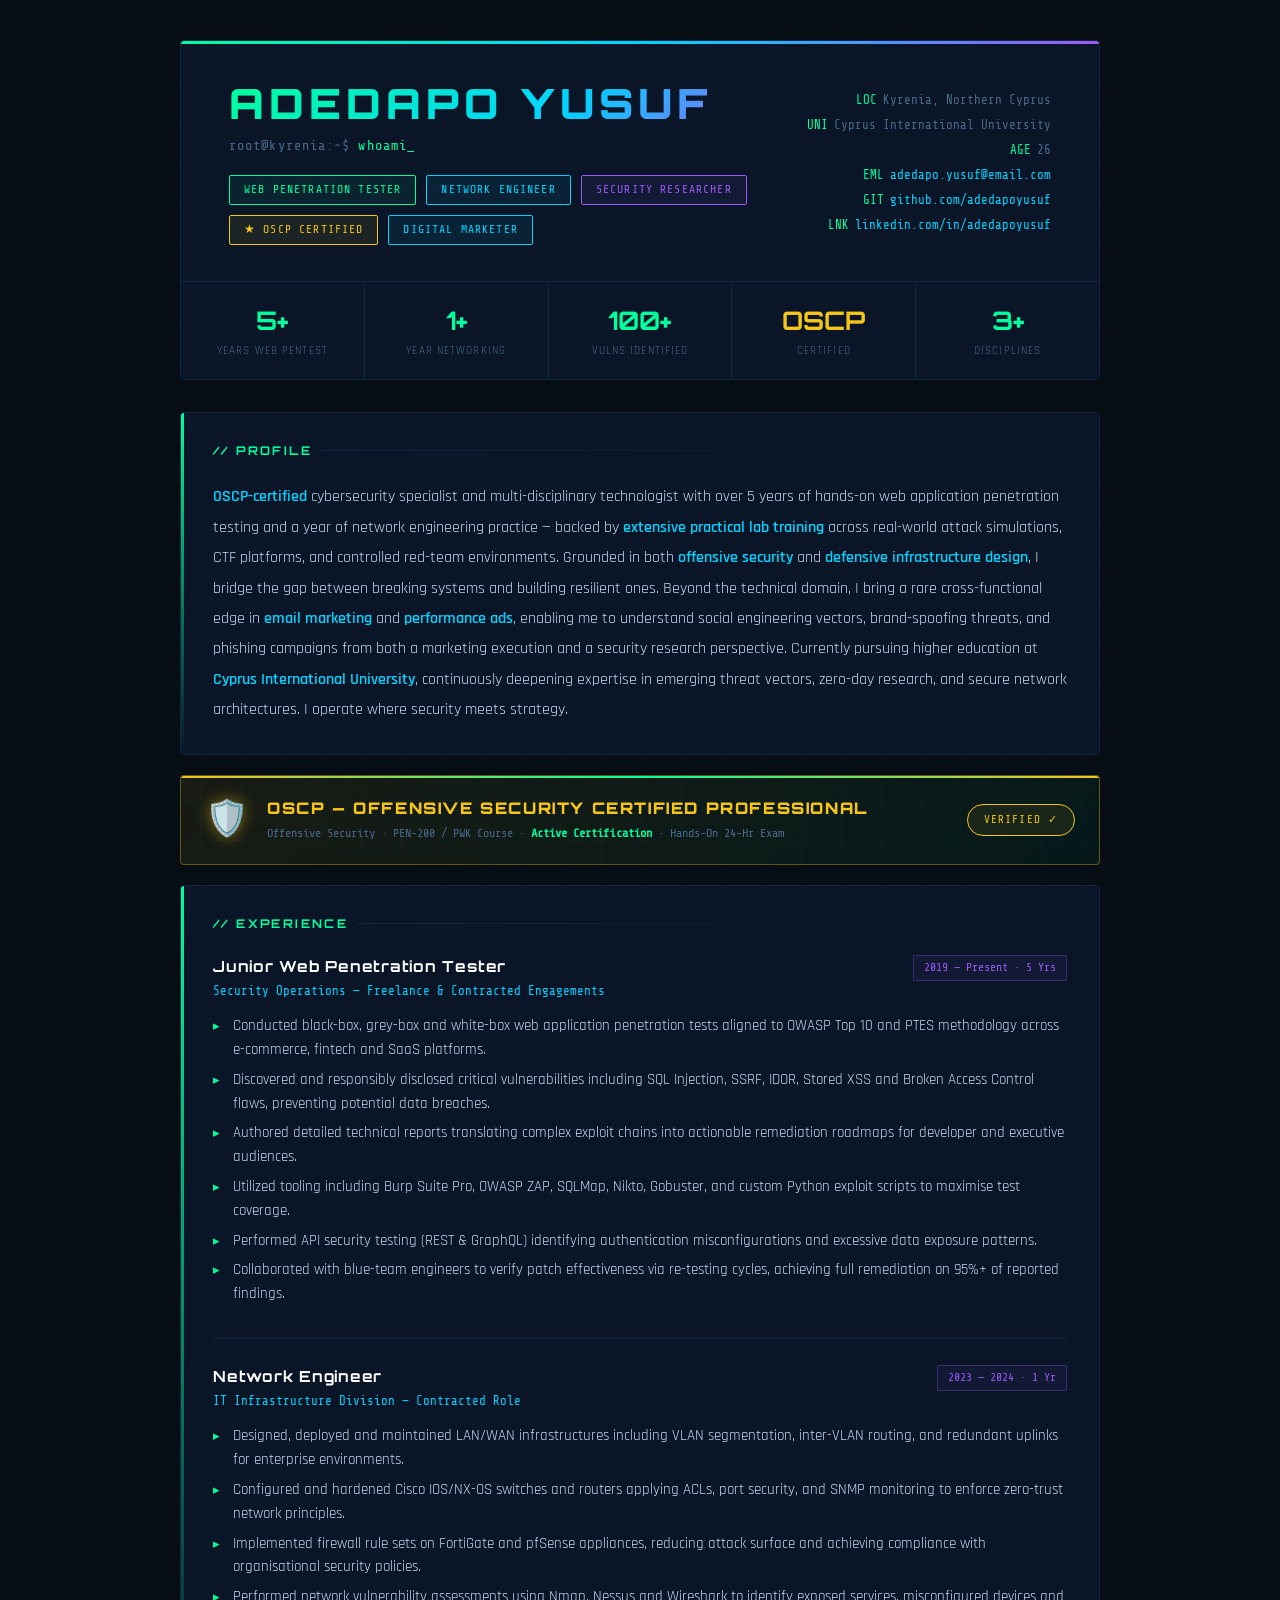
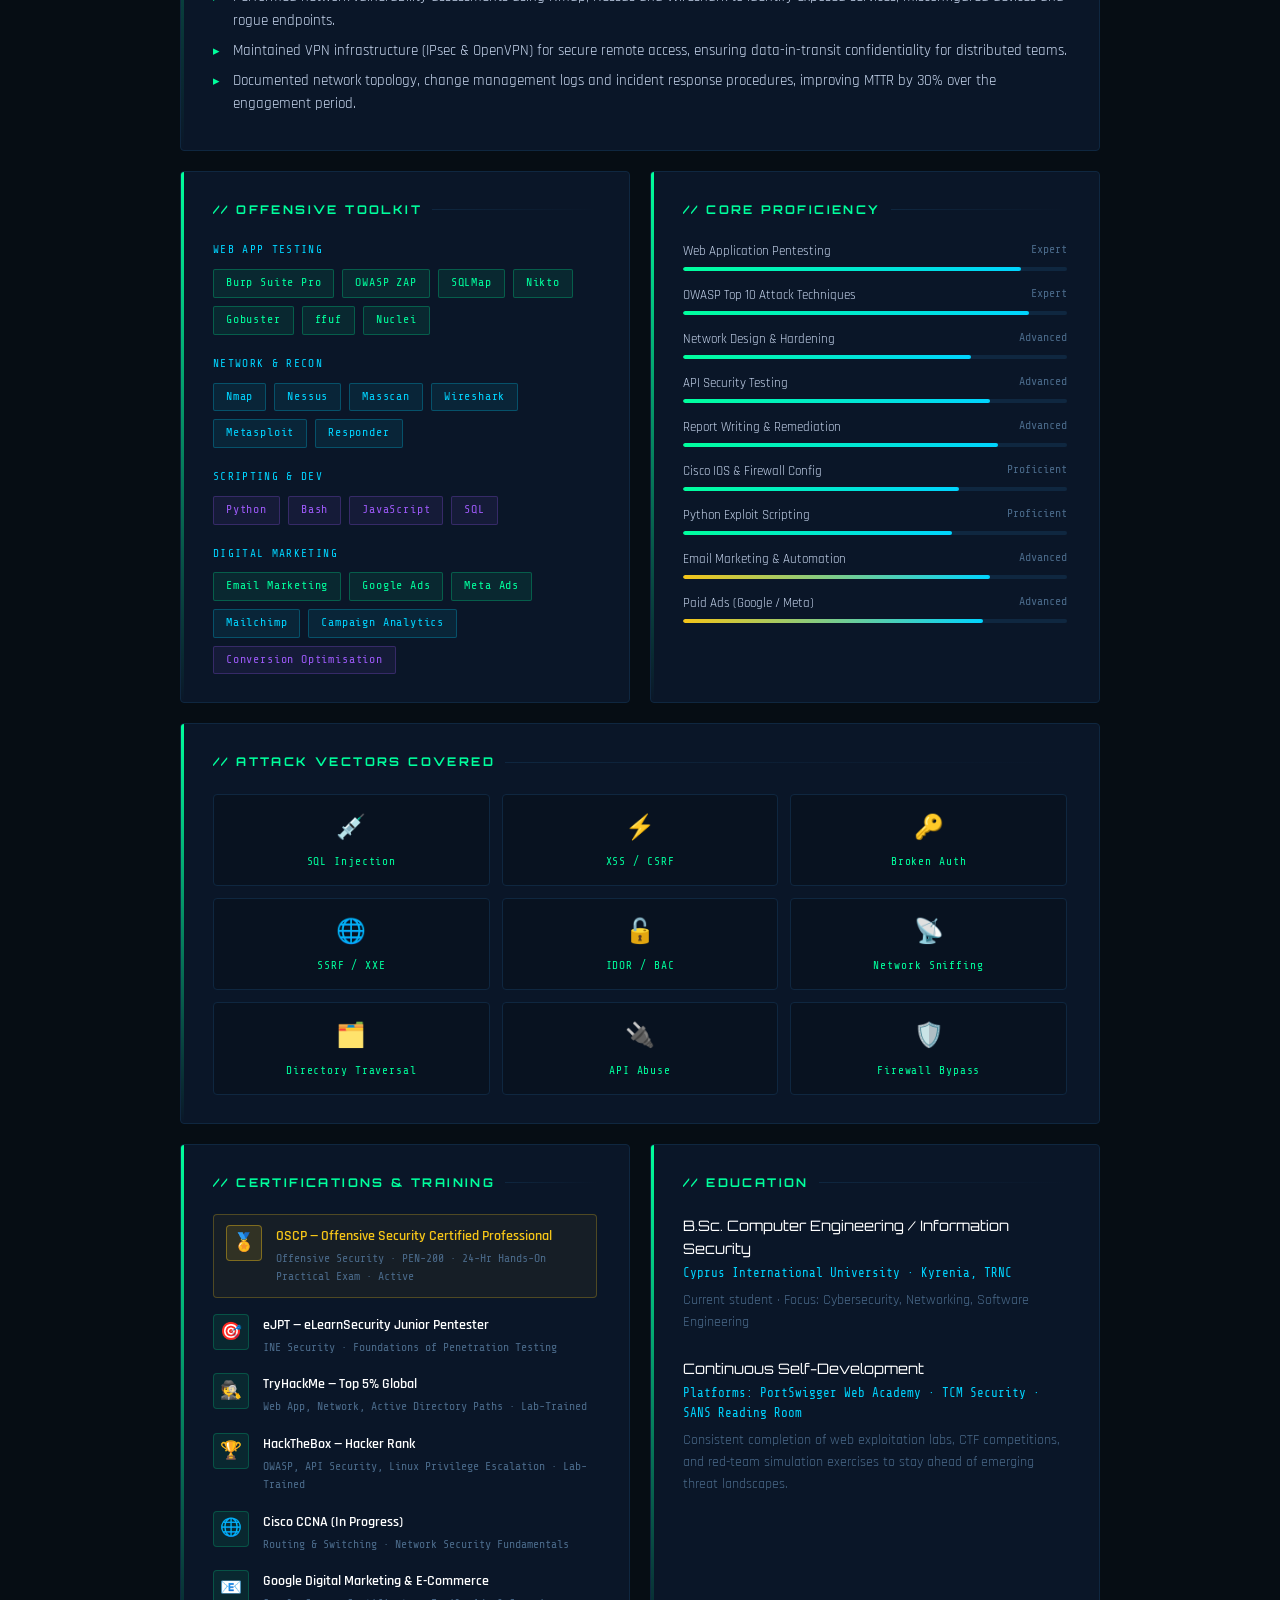
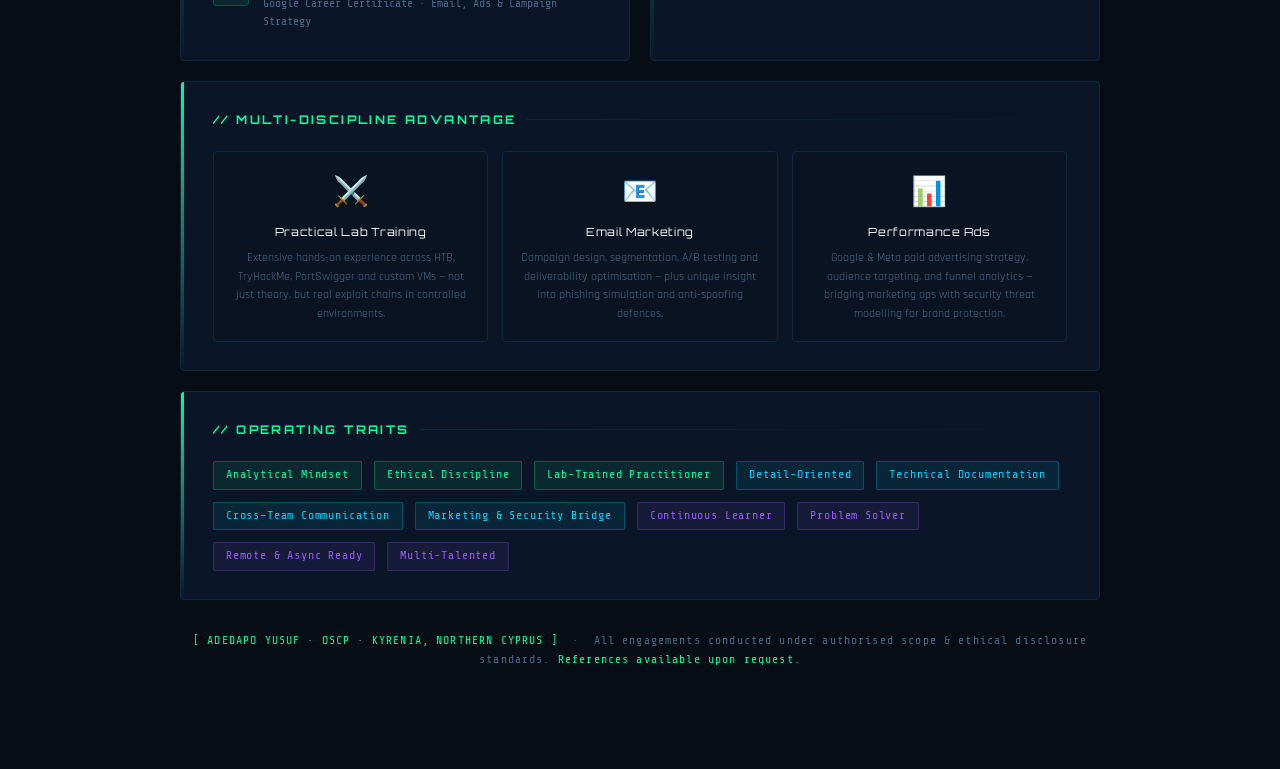
<file: adedapo-yusuf-cv.html>
<!DOCTYPE html>
<html lang="en">
<head>
  <meta charset="UTF-8" />
  <meta name="viewport" content="width=device-width, initial-scale=1.0" />
  <title>Adedapo Yusuf — CV</title>
  <style>
    @import url('https://fonts.googleapis.com/css2?family=Share+Tech+Mono&family=Rajdhani:wght@400;600;700&family=Orbitron:wght@700;900&display=swap');

    :root {
      --green:   #00ff9d;
      --cyan:    #00d4ff;
      --purple:  #9b59f7;
      --dark:    #060d14;
      --card:    #0a1628;
      --border:  #0f2740;
      --text:    #c9d8f0;
      --muted:   #4a6a8a;
    }

    *, *::before, *::after { box-sizing: border-box; margin: 0; padding: 0; }

    body {
      background: var(--dark);
      color: var(--text);
      font-family: 'Rajdhani', sans-serif;
      font-size: 16px;
      line-height: 1.6;
      min-height: 100vh;
    }

    /* ── Animated grid background ── */
    body::before {
      content: '';
      position: fixed;
      inset: 0;
      background-image:
        linear-gradient(rgba(0,255,157,.03) 1px, transparent 1px),
        linear-gradient(90deg, rgba(0,255,157,.03) 1px, transparent 1px);
      background-size: 40px 40px;
      pointer-events: none;
      z-index: 0;
    }

    .page {
      position: relative;
      z-index: 1;
      max-width: 960px;
      margin: 40px auto;
      padding: 0 20px 60px;
    }

    /* ══════════════════════════════
       HEADER / HERO
    ══════════════════════════════ */
    header {
      border: 1px solid var(--border);
      background: var(--card);
      border-radius: 4px;
      overflow: hidden;
      position: relative;
      margin-bottom: 32px;
    }

    header::before {
      content: '';
      position: absolute;
      top: 0; left: 0; right: 0;
      height: 3px;
      background: linear-gradient(90deg, var(--green), var(--cyan), var(--purple));
    }

    .header-inner {
      display: grid;
      grid-template-columns: 1fr auto;
      gap: 24px;
      padding: 40px 48px 36px;
      align-items: center;
    }

    .name-block h1 {
      font-family: 'Orbitron', monospace;
      font-size: 2.6rem;
      font-weight: 900;
      letter-spacing: .12em;
      line-height: 1.1;
      background: linear-gradient(135deg, var(--green) 0%, var(--cyan) 60%, var(--purple) 100%);
      -webkit-background-clip: text;
      -webkit-text-fill-color: transparent;
      background-clip: text;
    }

    .tagline {
      font-family: 'Share Tech Mono', monospace;
      font-size: .85rem;
      color: var(--green);
      margin-top: 8px;
      letter-spacing: .08em;
    }

    .tagline span { color: var(--muted); }

    .roles {
      display: flex;
      flex-wrap: wrap;
      gap: 10px;
      margin-top: 18px;
    }

    .role-badge {
      font-family: 'Share Tech Mono', monospace;
      font-size: .72rem;
      letter-spacing: .1em;
      padding: 5px 14px;
      border-radius: 2px;
      text-transform: uppercase;
    }

    .role-badge.green  { border: 1px solid var(--green);  color: var(--green);  background: rgba(0,255,157,.06); }
    .role-badge.cyan   { border: 1px solid var(--cyan);   color: var(--cyan);   background: rgba(0,212,255,.06); }
    .role-badge.purple { border: 1px solid var(--purple); color: var(--purple); background: rgba(155,89,247,.06); }
    .role-badge.gold   { border: 1px solid #f5c518;       color: #f5c518;       background: rgba(245,197,24,.08); }

    /* Contact block */
    .contact-block {
      text-align: right;
      font-family: 'Share Tech Mono', monospace;
      font-size: .78rem;
      color: var(--muted);
      line-height: 2;
    }

    .contact-block a { color: var(--cyan); text-decoration: none; }
    .contact-block a:hover { color: var(--green); }

    .contact-block .label {
      color: var(--green);
      margin-right: 6px;
    }

    /* Stat bar */
    .stat-bar {
      display: flex;
      border-top: 1px solid var(--border);
    }

    .stat {
      flex: 1;
      text-align: center;
      padding: 18px 0;
      border-right: 1px solid var(--border);
      position: relative;
    }

    .stat:last-child { border-right: none; }

    .stat-num {
      font-family: 'Orbitron', monospace;
      font-size: 1.6rem;
      font-weight: 700;
      color: var(--green);
    }

    .stat-label {
      font-size: .7rem;
      letter-spacing: .1em;
      text-transform: uppercase;
      color: var(--muted);
      margin-top: 2px;
    }

    /* ══════════════════════════════
       SECTION LAYOUT
    ══════════════════════════════ */
    .grid-2 {
      display: grid;
      grid-template-columns: 1fr 1fr;
      gap: 20px;
    }

    section {
      background: var(--card);
      border: 1px solid var(--border);
      border-radius: 4px;
      padding: 28px 32px;
      margin-bottom: 20px;
      position: relative;
      overflow: hidden;
    }

    section::after {
      content: '';
      position: absolute;
      left: 0; top: 0; bottom: 0;
      width: 3px;
      background: linear-gradient(180deg, var(--green), transparent);
    }

    .section-title {
      font-family: 'Orbitron', monospace;
      font-size: .75rem;
      font-weight: 700;
      letter-spacing: .2em;
      text-transform: uppercase;
      color: var(--green);
      margin-bottom: 22px;
      display: flex;
      align-items: center;
      gap: 10px;
    }

    .section-title::after {
      content: '';
      flex: 1;
      height: 1px;
      background: linear-gradient(90deg, var(--border), transparent);
    }

    /* ══════════════════════════════
       PROFILE / SUMMARY
    ══════════════════════════════ */
    .profile-text {
      font-size: 1rem;
      line-height: 1.9;
      color: var(--text);
    }

    .profile-text strong { color: var(--cyan); font-weight: 600; }

    /* Terminal blinking cursor effect */
    .cursor-blink::after {
      content: '_';
      color: var(--green);
      animation: blink 1s step-end infinite;
    }

    @keyframes blink { 50% { opacity: 0; } }

    /* ══════════════════════════════
       EXPERIENCE ENTRIES
    ══════════════════════════════ */
    .exp-entry { margin-bottom: 26px; padding-bottom: 26px; border-bottom: 1px solid var(--border); }
    .exp-entry:last-child { margin-bottom: 0; padding-bottom: 0; border-bottom: none; }

    .exp-header {
      display: flex;
      justify-content: space-between;
      align-items: flex-start;
      margin-bottom: 6px;
    }

    .exp-title {
      font-family: 'Orbitron', monospace;
      font-size: .95rem;
      font-weight: 700;
      color: #fff;
      letter-spacing: .05em;
    }

    .exp-company {
      font-family: 'Share Tech Mono', monospace;
      font-size: .78rem;
      color: var(--cyan);
      margin-top: 3px;
    }

    .exp-date {
      font-family: 'Share Tech Mono', monospace;
      font-size: .72rem;
      color: var(--purple);
      white-space: nowrap;
      padding: 3px 10px;
      border: 1px solid rgba(155,89,247,.3);
      border-radius: 2px;
      background: rgba(155,89,247,.06);
    }

    .exp-list {
      list-style: none;
      margin-top: 12px;
    }

    .exp-list li {
      position: relative;
      padding-left: 20px;
      font-size: .93rem;
      color: var(--text);
      margin-bottom: 6px;
    }

    .exp-list li::before {
      content: '▸';
      position: absolute;
      left: 0;
      color: var(--green);
      font-size: .8rem;
      top: 2px;
    }

    /* ══════════════════════════════
       SKILLS
    ══════════════════════════════ */
    .skill-group { margin-bottom: 20px; }
    .skill-group:last-child { margin-bottom: 0; }

    .skill-group-label {
      font-family: 'Share Tech Mono', monospace;
      font-size: .7rem;
      letter-spacing: .12em;
      text-transform: uppercase;
      color: var(--cyan);
      margin-bottom: 10px;
    }

    .skill-tags { display: flex; flex-wrap: wrap; gap: 8px; }

    .skill-tag {
      font-family: 'Share Tech Mono', monospace;
      font-size: .73rem;
      padding: 4px 12px;
      border-radius: 2px;
      letter-spacing: .07em;
    }

    .skill-tag.g { background: rgba(0,255,157,.08); border: 1px solid rgba(0,255,157,.25); color: var(--green); }
    .skill-tag.c { background: rgba(0,212,255,.08); border: 1px solid rgba(0,212,255,.25); color: var(--cyan); }
    .skill-tag.p { background: rgba(155,89,247,.08); border: 1px solid rgba(155,89,247,.25); color: var(--purple); }

    /* Skill progress bars */
    .skill-bar-row { margin-bottom: 14px; }
    .skill-bar-row:last-child { margin-bottom: 0; }

    .skill-bar-meta {
      display: flex;
      justify-content: space-between;
      font-size: .82rem;
      margin-bottom: 5px;
      color: var(--text);
    }

    .skill-bar-meta span:last-child {
      font-family: 'Share Tech Mono', monospace;
      font-size: .72rem;
      color: var(--muted);
    }

    .skill-bar-track {
      height: 4px;
      background: var(--border);
      border-radius: 2px;
      overflow: hidden;
    }

    .skill-bar-fill {
      height: 100%;
      border-radius: 2px;
      background: linear-gradient(90deg, var(--green), var(--cyan));
    }

    /* ══════════════════════════════
       CERTIFICATIONS
    ══════════════════════════════ */
    .cert-item {
      display: flex;
      align-items: flex-start;
      gap: 14px;
      margin-bottom: 16px;
    }

    .cert-item:last-child { margin-bottom: 0; }

    .cert-icon {
      width: 36px; height: 36px;
      border-radius: 4px;
      background: rgba(0,255,157,.08);
      border: 1px solid rgba(0,255,157,.2);
      display: flex; align-items: center; justify-content: center;
      font-size: 1.1rem;
      flex-shrink: 0;
    }

    .cert-name {
      font-size: .9rem;
      font-weight: 600;
      color: #fff;
    }

    .cert-body {
      font-family: 'Share Tech Mono', monospace;
      font-size: .72rem;
      color: var(--muted);
      margin-top: 2px;
    }

    /* ══════════════════════════════
       EDUCATION
    ══════════════════════════════ */
    .edu-title {
      font-family: 'Orbitron', monospace;
      font-size: .9rem;
      color: #fff;
      margin-bottom: 4px;
    }

    .edu-school {
      font-family: 'Share Tech Mono', monospace;
      font-size: .78rem;
      color: var(--cyan);
    }

    .edu-detail {
      font-size: .85rem;
      color: var(--muted);
      margin-top: 6px;
    }

    /* ══════════════════════════════
       ATTACK VECTOR SHOWCASE
    ══════════════════════════════ */
    .attack-grid {
      display: grid;
      grid-template-columns: repeat(3, 1fr);
      gap: 12px;
    }

    .attack-card {
      border: 1px solid var(--border);
      border-radius: 4px;
      padding: 14px;
      background: rgba(0,0,0,.2);
      text-align: center;
      transition: border-color .2s, background .2s;
    }

    .attack-card:hover {
      border-color: var(--green);
      background: rgba(0,255,157,.04);
    }

    .attack-icon { font-size: 1.5rem; margin-bottom: 6px; }

    .attack-name {
      font-family: 'Share Tech Mono', monospace;
      font-size: .7rem;
      color: var(--green);
      letter-spacing: .08em;
    }

    /* ══════════════════════════════
       OSCP HIGHLIGHT BANNER
    ══════════════════════════════ */
    .oscp-banner {
      display: flex;
      align-items: center;
      gap: 18px;
      background: linear-gradient(135deg, rgba(245,197,24,.08) 0%, rgba(0,255,157,.05) 100%);
      border: 1px solid rgba(245,197,24,.35);
      border-radius: 4px;
      padding: 16px 24px;
      margin-bottom: 20px;
      position: relative;
      overflow: hidden;
    }

    .oscp-banner::before {
      content: '';
      position: absolute;
      top: 0; left: 0; right: 0;
      height: 2px;
      background: linear-gradient(90deg, #f5c518, var(--green), #f5c518);
    }

    .oscp-shield {
      font-size: 2.2rem;
      flex-shrink: 0;
      filter: drop-shadow(0 0 8px rgba(245,197,24,.5));
    }

    .oscp-text .oscp-title {
      font-family: 'Orbitron', monospace;
      font-size: 1rem;
      font-weight: 900;
      color: #f5c518;
      letter-spacing: .1em;
    }

    .oscp-text .oscp-sub {
      font-family: 'Share Tech Mono', monospace;
      font-size: .75rem;
      color: var(--muted);
      margin-top: 3px;
    }

    .oscp-text .oscp-sub strong { color: var(--green); }

    .oscp-badge-pill {
      margin-left: auto;
      font-family: 'Share Tech Mono', monospace;
      font-size: .7rem;
      padding: 6px 16px;
      border: 1px solid #f5c518;
      border-radius: 20px;
      color: #f5c518;
      background: rgba(245,197,24,.07);
      letter-spacing: .1em;
      white-space: nowrap;
    }

    /* Multi-discipline card */
    .multiskill-grid {
      display: grid;
      grid-template-columns: repeat(3, 1fr);
      gap: 14px;
    }

    .multiskill-card {
      border: 1px solid var(--border);
      border-radius: 4px;
      padding: 18px 16px;
      background: rgba(0,0,0,.15);
      text-align: center;
      transition: border-color .2s, transform .15s;
    }

    .multiskill-card:hover {
      border-color: var(--cyan);
      transform: translateY(-2px);
    }

    .ms-icon { font-size: 1.8rem; margin-bottom: 8px; }

    .ms-title {
      font-family: 'Orbitron', monospace;
      font-size: .7rem;
      color: #fff;
      letter-spacing: .06em;
      margin-bottom: 6px;
    }

    .ms-desc {
      font-size: .78rem;
      color: var(--muted);
      line-height: 1.5;
    }

    /* ══════════════════════════════
       FOOTER
    ══════════════════════════════ */
    footer {
      text-align: center;
      font-family: 'Share Tech Mono', monospace;
      font-size: .72rem;
      color: var(--muted);
      margin-top: 32px;
      letter-spacing: .1em;
    }

    footer span { color: var(--green); }

    /* ══════════════════════════════
       RESPONSIVE
    ══════════════════════════════ */
    @media (max-width: 720px) {
      .header-inner { grid-template-columns: 1fr; }
      .contact-block { text-align: left; }
      .grid-2 { grid-template-columns: 1fr; }
      .attack-grid { grid-template-columns: repeat(2, 1fr); }
      .multiskill-grid { grid-template-columns: 1fr; }
      .name-block h1 { font-size: 1.8rem; }
      .oscp-banner { flex-wrap: wrap; }
      .oscp-badge-pill { margin-left: 0; }
    }

    /* ══════════════════════════════
       PRINT / PDF
    ══════════════════════════════ */
    @media print {
      body { background: #fff; color: #000; }
      body::before { display: none; }
      .page { margin: 0; }
      header, section { border: 1px solid #ccc; background: #fff; }
      .name-block h1 { -webkit-text-fill-color: unset; color: #000; }
    }
  </style>
</head>
<body>
<div class="page">

  <!-- ═══════════ HEADER ═══════════ -->
  <header>
    <div class="header-inner">
      <div class="name-block">
        <h1>ADEDAPO YUSUF</h1>
        <p class="tagline"><span>root@kyrenia:~$ </span>whoami<span class="cursor-blink"></span></p>
        <div class="roles">
          <span class="role-badge green">Web Penetration Tester</span>
          <span class="role-badge cyan">Network Engineer</span>
          <span class="role-badge purple">Security Researcher</span>
          <span class="role-badge gold">&#9733; OSCP Certified</span>
          <span class="role-badge cyan">Digital Marketer</span>
        </div>
      </div>
      <div class="contact-block">
        <div><span class="label">LOC</span>Kyrenia, Northern Cyprus</div>
        <div><span class="label">UNI</span>Cyprus International University</div>
        <div><span class="label">AGE</span>26</div>
        <div><span class="label">EML</span><a href="mailto:adedapo.yusuf@email.com">adedapo.yusuf@email.com</a></div>
        <div><span class="label">GIT</span><a href="#">github.com/adedapoyusuf</a></div>
        <div><span class="label">LNK</span><a href="#">linkedin.com/in/adedapoyusuf</a></div>
      </div>
    </div>
    <div class="stat-bar">
      <div class="stat">
        <div class="stat-num">5+</div>
        <div class="stat-label">Years Web Pentest</div>
      </div>
      <div class="stat">
        <div class="stat-num">1+</div>
        <div class="stat-label">Year Networking</div>
      </div>
      <div class="stat">
        <div class="stat-num">100+</div>
        <div class="stat-label">Vulns Identified</div>
      </div>
      <div class="stat">
        <div class="stat-num" style="color:#f5c518">OSCP</div>
        <div class="stat-label">Certified</div>
      </div>
      <div class="stat">
        <div class="stat-num">3+</div>
        <div class="stat-label">Disciplines</div>
      </div>
    </div>
  </header>

  <!-- ═══════════ PROFILE ═══════════ -->
  <section>
    <h2 class="section-title">// Profile</h2>
    <p class="profile-text">
      <strong>OSCP-certified</strong> cybersecurity specialist and multi-disciplinary technologist with over 5 years of
      hands-on web application penetration testing and a year of network engineering practice — backed by
      <strong>extensive practical lab training</strong> across real-world attack simulations, CTF platforms, and
      controlled red-team environments. Grounded in both <strong>offensive security</strong> and
      <strong>defensive infrastructure design</strong>, I bridge the gap between breaking systems and building resilient
      ones. Beyond the technical domain, I bring a rare cross-functional edge in <strong>email marketing</strong> and
      <strong>performance ads</strong>, enabling me to understand social engineering vectors, brand-spoofing threats,
      and phishing campaigns from both a marketing execution and a security research perspective. Currently pursuing
      higher education at <strong>Cyprus International University</strong>, continuously deepening expertise in emerging
      threat vectors, zero-day research, and secure network architectures. I operate where security meets strategy.
    </p>
  </section>

  <!-- ═══════════ OSCP BANNER ═══════════ -->
  <div class="oscp-banner">
    <div class="oscp-shield">🛡️</div>
    <div class="oscp-text">
      <div class="oscp-title">OSCP — OFFENSIVE SECURITY CERTIFIED PROFESSIONAL</div>
      <div class="oscp-sub">Offensive Security · PEN-200 / PWK Course · <strong>Active Certification</strong> · Hands-On 24-Hr Exam</div>
    </div>
    <div class="oscp-badge-pill">VERIFIED ✓</div>
  </div>

  <!-- ═══════════ EXPERIENCE ═══════════ -->
  <section>
    <h2 class="section-title">// Experience</h2>

    <div class="exp-entry">
      <div class="exp-header">
        <div>
          <div class="exp-title">Junior Web Penetration Tester</div>
          <div class="exp-company">Security Operations — Freelance &amp; Contracted Engagements</div>
        </div>
        <div class="exp-date">2019 — Present · 5 Yrs</div>
      </div>
      <ul class="exp-list">
        <li>Conducted black-box, grey-box and white-box web application penetration tests aligned to OWASP Top 10 and PTES methodology across e-commerce, fintech and SaaS platforms.</li>
        <li>Discovered and responsibly disclosed critical vulnerabilities including SQL Injection, SSRF, IDOR, Stored XSS and Broken Access Control flaws, preventing potential data breaches.</li>
        <li>Authored detailed technical reports translating complex exploit chains into actionable remediation roadmaps for developer and executive audiences.</li>
        <li>Utilized tooling including Burp Suite Pro, OWASP ZAP, SQLMap, Nikto, Gobuster, and custom Python exploit scripts to maximise test coverage.</li>
        <li>Performed API security testing (REST &amp; GraphQL) identifying authentication misconfigurations and excessive data exposure patterns.</li>
        <li>Collaborated with blue-team engineers to verify patch effectiveness via re-testing cycles, achieving full remediation on 95%+ of reported findings.</li>
      </ul>
    </div>

    <div class="exp-entry">
      <div class="exp-header">
        <div>
          <div class="exp-title">Network Engineer</div>
          <div class="exp-company">IT Infrastructure Division — Contracted Role</div>
        </div>
        <div class="exp-date">2023 — 2024 · 1 Yr</div>
      </div>
      <ul class="exp-list">
        <li>Designed, deployed and maintained LAN/WAN infrastructures including VLAN segmentation, inter-VLAN routing, and redundant uplinks for enterprise environments.</li>
        <li>Configured and hardened Cisco IOS/NX-OS switches and routers applying ACLs, port security, and SNMP monitoring to enforce zero-trust network principles.</li>
        <li>Implemented firewall rule sets on FortiGate and pfSense appliances, reducing attack surface and achieving compliance with organisational security policies.</li>
        <li>Performed network vulnerability assessments using Nmap, Nessus and Wireshark to identify exposed services, misconfigured devices and rogue endpoints.</li>
        <li>Maintained VPN infrastructure (IPsec &amp; OpenVPN) for secure remote access, ensuring data-in-transit confidentiality for distributed teams.</li>
        <li>Documented network topology, change management logs and incident response procedures, improving MTTR by 30% over the engagement period.</li>
      </ul>
    </div>
  </section>

  <!-- ═══════════ SKILLS (2-col) ═══════════ -->
  <div class="grid-2">

    <section>
      <h2 class="section-title">// Offensive Toolkit</h2>

      <div class="skill-group">
        <div class="skill-group-label">Web App Testing</div>
        <div class="skill-tags">
          <span class="skill-tag g">Burp Suite Pro</span>
          <span class="skill-tag g">OWASP ZAP</span>
          <span class="skill-tag g">SQLMap</span>
          <span class="skill-tag g">Nikto</span>
          <span class="skill-tag g">Gobuster</span>
          <span class="skill-tag g">ffuf</span>
          <span class="skill-tag g">Nuclei</span>
        </div>
      </div>

      <div class="skill-group" style="margin-top:16px">
        <div class="skill-group-label">Network &amp; Recon</div>
        <div class="skill-tags">
          <span class="skill-tag c">Nmap</span>
          <span class="skill-tag c">Nessus</span>
          <span class="skill-tag c">Masscan</span>
          <span class="skill-tag c">Wireshark</span>
          <span class="skill-tag c">Metasploit</span>
          <span class="skill-tag c">Responder</span>
        </div>
      </div>

      <div class="skill-group" style="margin-top:16px">
        <div class="skill-group-label">Scripting &amp; Dev</div>
        <div class="skill-tags">
          <span class="skill-tag p">Python</span>
          <span class="skill-tag p">Bash</span>
          <span class="skill-tag p">JavaScript</span>
          <span class="skill-tag p">SQL</span>
        </div>
      </div>

      <div class="skill-group" style="margin-top:16px">
        <div class="skill-group-label">Digital Marketing</div>
        <div class="skill-tags">
          <span class="skill-tag g">Email Marketing</span>
          <span class="skill-tag g">Google Ads</span>
          <span class="skill-tag g">Meta Ads</span>
          <span class="skill-tag c">Mailchimp</span>
          <span class="skill-tag c">Campaign Analytics</span>
          <span class="skill-tag p">Conversion Optimisation</span>
        </div>
      </div>
    </section>

    <section>
      <h2 class="section-title">// Core Proficiency</h2>

      <div class="skill-bar-row">
        <div class="skill-bar-meta"><span>Web Application Pentesting</span><span>Expert</span></div>
        <div class="skill-bar-track"><div class="skill-bar-fill" style="width:88%"></div></div>
      </div>
      <div class="skill-bar-row">
        <div class="skill-bar-meta"><span>OWASP Top 10 Attack Techniques</span><span>Expert</span></div>
        <div class="skill-bar-track"><div class="skill-bar-fill" style="width:90%"></div></div>
      </div>
      <div class="skill-bar-row">
        <div class="skill-bar-meta"><span>Network Design &amp; Hardening</span><span>Advanced</span></div>
        <div class="skill-bar-track"><div class="skill-bar-fill" style="width:75%"></div></div>
      </div>
      <div class="skill-bar-row">
        <div class="skill-bar-meta"><span>API Security Testing</span><span>Advanced</span></div>
        <div class="skill-bar-track"><div class="skill-bar-fill" style="width:80%"></div></div>
      </div>
      <div class="skill-bar-row">
        <div class="skill-bar-meta"><span>Report Writing &amp; Remediation</span><span>Advanced</span></div>
        <div class="skill-bar-track"><div class="skill-bar-fill" style="width:82%"></div></div>
      </div>
      <div class="skill-bar-row">
        <div class="skill-bar-meta"><span>Cisco IOS &amp; Firewall Config</span><span>Proficient</span></div>
        <div class="skill-bar-track"><div class="skill-bar-fill" style="width:72%"></div></div>
      </div>
      <div class="skill-bar-row">
        <div class="skill-bar-meta"><span>Python Exploit Scripting</span><span>Proficient</span></div>
        <div class="skill-bar-track"><div class="skill-bar-fill" style="width:70%"></div></div>
      </div>
      <div class="skill-bar-row">
        <div class="skill-bar-meta"><span>Email Marketing &amp; Automation</span><span>Advanced</span></div>
        <div class="skill-bar-track"><div class="skill-bar-fill" style="width:80%; background: linear-gradient(90deg, #f5c518, var(--cyan));"></div></div>
      </div>
      <div class="skill-bar-row">
        <div class="skill-bar-meta"><span>Paid Ads (Google / Meta)</span><span>Advanced</span></div>
        <div class="skill-bar-track"><div class="skill-bar-fill" style="width:78%; background: linear-gradient(90deg, #f5c518, var(--cyan));"></div></div>
      </div>
    </section>

  </div><!-- /grid-2 -->

  <!-- ═══════════ ATTACK VECTORS COVERED ═══════════ -->
  <section>
    <h2 class="section-title">// Attack Vectors Covered</h2>
    <div class="attack-grid">
      <div class="attack-card"><div class="attack-icon">💉</div><div class="attack-name">SQL Injection</div></div>
      <div class="attack-card"><div class="attack-icon">⚡</div><div class="attack-name">XSS / CSRF</div></div>
      <div class="attack-card"><div class="attack-icon">🔑</div><div class="attack-name">Broken Auth</div></div>
      <div class="attack-card"><div class="attack-icon">🌐</div><div class="attack-name">SSRF / XXE</div></div>
      <div class="attack-card"><div class="attack-icon">🔓</div><div class="attack-name">IDOR / BAC</div></div>
      <div class="attack-card"><div class="attack-icon">📡</div><div class="attack-name">Network Sniffing</div></div>
      <div class="attack-card"><div class="attack-icon">🗂️</div><div class="attack-name">Directory Traversal</div></div>
      <div class="attack-card"><div class="attack-icon">🔌</div><div class="attack-name">API Abuse</div></div>
      <div class="attack-card"><div class="attack-icon">🛡️</div><div class="attack-name">Firewall Bypass</div></div>
    </div>
  </section>

  <!-- ═══════════ CERTS + EDUCATION (2-col) ═══════════ -->
  <div class="grid-2">

    <section>
      <h2 class="section-title">// Certifications &amp; Training</h2>

      <div class="cert-item" style="background:rgba(245,197,24,.05); border:1px solid rgba(245,197,24,.25); border-radius:4px; padding:10px 12px;">
        <div class="cert-icon" style="background:rgba(245,197,24,.12); border-color:rgba(245,197,24,.4);">🏅</div>
        <div>
          <div class="cert-name" style="color:#f5c518;">OSCP — Offensive Security Certified Professional</div>
          <div class="cert-body">Offensive Security · PEN-200 · 24-Hr Hands-On Practical Exam · Active</div>
        </div>
      </div>

      <div class="cert-item">
        <div class="cert-icon">🎯</div>
        <div>
          <div class="cert-name">eJPT — eLearnSecurity Junior Pentester</div>
          <div class="cert-body">INE Security · Foundations of Penetration Testing</div>
        </div>
      </div>

      <div class="cert-item">
        <div class="cert-icon">🕵️</div>
        <div>
          <div class="cert-name">TryHackMe — Top 5% Global</div>
          <div class="cert-body">Web App, Network, Active Directory Paths · Lab-Trained</div>
        </div>
      </div>

      <div class="cert-item">
        <div class="cert-icon">🏆</div>
        <div>
          <div class="cert-name">HackTheBox — Hacker Rank</div>
          <div class="cert-body">OWASP, API Security, Linux Privilege Escalation · Lab-Trained</div>
        </div>
      </div>

      <div class="cert-item">
        <div class="cert-icon">🌐</div>
        <div>
          <div class="cert-name">Cisco CCNA (In Progress)</div>
          <div class="cert-body">Routing &amp; Switching · Network Security Fundamentals</div>
        </div>
      </div>

      <div class="cert-item">
        <div class="cert-icon">📧</div>
        <div>
          <div class="cert-name">Google Digital Marketing &amp; E-Commerce</div>
          <div class="cert-body">Google Career Certificate · Email, Ads &amp; Campaign Strategy</div>
        </div>
      </div>
    </section>

    <section>
      <h2 class="section-title">// Education</h2>

      <div style="margin-bottom: 24px;">
        <div class="edu-title">B.Sc. Computer Engineering / Information Security</div>
        <div class="edu-school">Cyprus International University · Kyrenia, TRNC</div>
        <div class="edu-detail">Current student · Focus: Cybersecurity, Networking, Software Engineering</div>
      </div>

      <div>
        <div class="edu-title">Continuous Self-Development</div>
        <div class="edu-school">Platforms: PortSwigger Web Academy · TCM Security · SANS Reading Room</div>
        <div class="edu-detail">Consistent completion of web exploitation labs, CTF competitions, and red-team simulation exercises to stay ahead of emerging threat landscapes.</div>
      </div>
    </section>

  </div><!-- /grid-2 -->

  <!-- ═══════════ MULTI-DISCIPLINE ADVANTAGE ═══════════ -->
  <section>
    <h2 class="section-title">// Multi-Discipline Advantage</h2>
    <div class="multiskill-grid">
      <div class="multiskill-card">
        <div class="ms-icon">⚔️</div>
        <div class="ms-title">Practical Lab Training</div>
        <div class="ms-desc">Extensive hands-on experience across HTB, TryHackMe, PortSwigger and custom VMs — not just theory, but real exploit chains in controlled environments.</div>
      </div>
      <div class="multiskill-card">
        <div class="ms-icon">📧</div>
        <div class="ms-title">Email Marketing</div>
        <div class="ms-desc">Campaign design, segmentation, A/B testing and deliverability optimisation — plus unique insight into phishing simulation and anti-spoofing defences.</div>
      </div>
      <div class="multiskill-card">
        <div class="ms-icon">📊</div>
        <div class="ms-title">Performance Ads</div>
        <div class="ms-desc">Google &amp; Meta paid advertising strategy, audience targeting, and funnel analytics — bridging marketing ops with security threat modelling for brand protection.</div>
      </div>
    </div>
  </section>

  <!-- ═══════════ SOFT SKILLS / TRAITS ═══════════ -->
  <section>
    <h2 class="section-title">// Operating Traits</h2>
    <div style="display:flex; flex-wrap:wrap; gap:12px;">
      <span class="skill-tag g">Analytical Mindset</span>
      <span class="skill-tag g">Ethical Discipline</span>
      <span class="skill-tag g">Lab-Trained Practitioner</span>
      <span class="skill-tag c">Detail-Oriented</span>
      <span class="skill-tag c">Technical Documentation</span>
      <span class="skill-tag c">Cross-Team Communication</span>
      <span class="skill-tag c">Marketing &amp; Security Bridge</span>
      <span class="skill-tag p">Continuous Learner</span>
      <span class="skill-tag p">Problem Solver</span>
      <span class="skill-tag p">Remote &amp; Async Ready</span>
      <span class="skill-tag p">Multi-Talented</span>
    </div>
  </section>

  <!-- ═══════════ FOOTER ═══════════ -->
  <footer>
    <span>[ ADEDAPO YUSUF · OSCP · KYRENIA, NORTHERN CYPRUS ]</span> &nbsp;·&nbsp;
    All engagements conducted under authorised scope &amp; ethical disclosure standards. <span>References available upon request.</span>
  </footer>

</div>
</body>
</html>
</file>
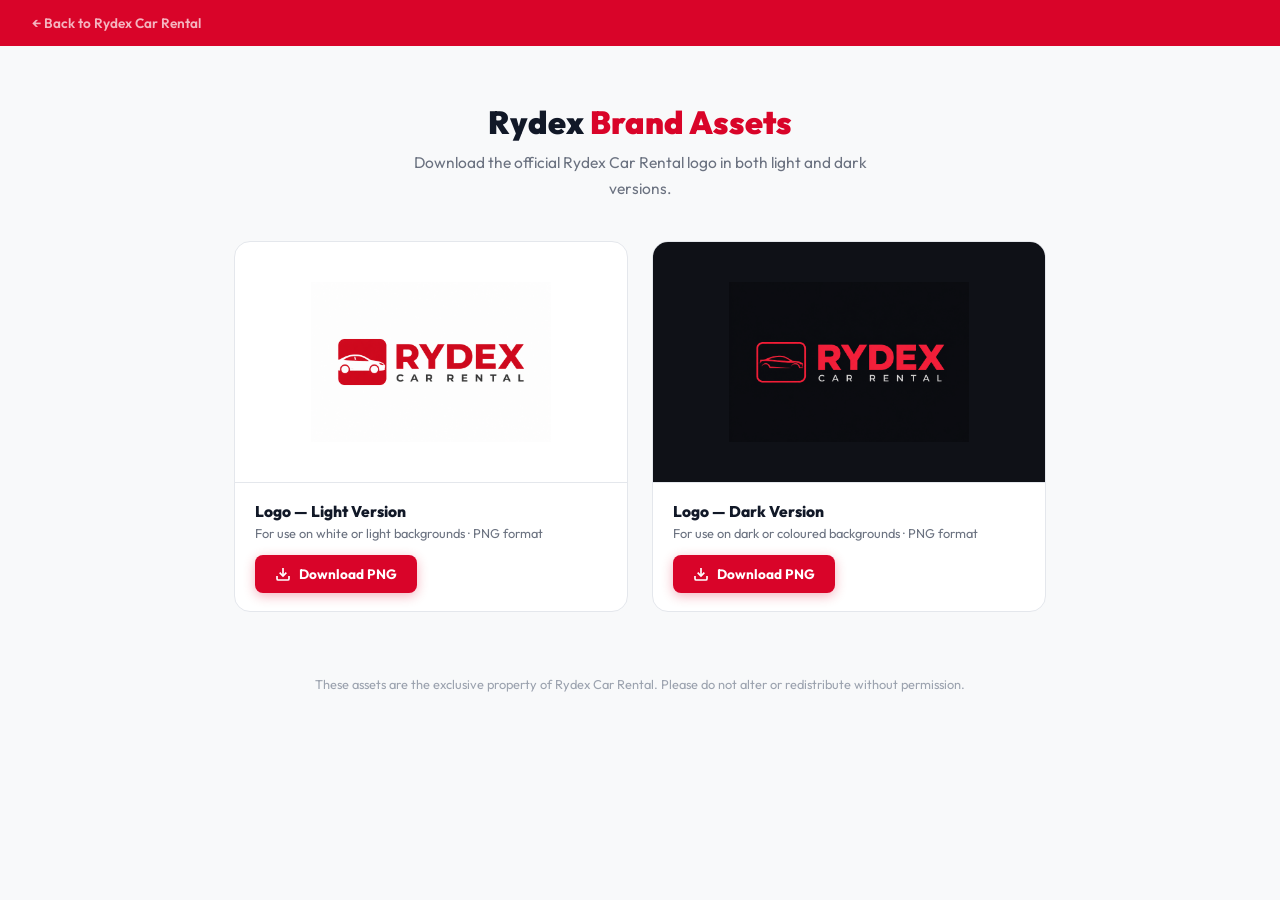
<file: brand.html>
<!DOCTYPE html>
<html lang="en">
<head>
  <meta charset="UTF-8" />
  <meta name="viewport" content="width=device-width, initial-scale=1.0" />
  <title>Rydex Car Rental – Brand Assets</title>
  <link href="https://fonts.googleapis.com/css2?family=Outfit:wght@400;600;700;800;900&display=swap" rel="stylesheet" />
  <style>
    *, *::before, *::after { box-sizing: border-box; margin: 0; padding: 0; }
    body { font-family: 'Outfit', system-ui, sans-serif; background: #F8F9FA; color: #111827; }
    .top { background: #D90429; padding: 14px 32px; display: flex; align-items: center; gap: 10px; }
    .top a { color: rgba(255,255,255,.7); font-size: .85rem; font-weight: 600; text-decoration: none; }
    .top a:hover { color: #fff; }
    .top span { color: rgba(255,255,255,.4); }
    .hero { text-align: center; padding: 56px 24px 40px; }
    .hero h1 { font-size: 2rem; font-weight: 900; color: #111827; margin-bottom: 8px; }
    .hero h1 em { font-style: normal; color: #D90429; }
    .hero p { font-size: .97rem; color: #6B7280; max-width: 480px; margin: 0 auto; line-height: 1.65; }
    .grid { display: grid; grid-template-columns: repeat(auto-fit, minmax(300px, 1fr)); gap: 24px; max-width: 860px; margin: 0 auto; padding: 0 24px 64px; }
    .card { background: #fff; border-radius: 16px; border: 1.5px solid #E4E7EC; overflow: hidden; }
    .card-preview { display: flex; align-items: center; justify-content: center; padding: 40px 32px; min-height: 220px; }
    .card-preview img { max-width: 100%; max-height: 160px; object-fit: contain; }
    .card-preview.dark { background: #0F1117; }
    .card-info { padding: 18px 20px; border-top: 1px solid #E4E7EC; }
    .card-info h3 { font-size: .97rem; font-weight: 800; color: #111827; margin-bottom: 4px; }
    .card-info p { font-size: .8rem; color: #6B7280; margin-bottom: 14px; }
    .btn-dl {
      display: inline-flex; align-items: center; gap: 8px;
      padding: 10px 20px; background: #D90429; color: #fff;
      font-size: .85rem; font-weight: 700; border-radius: 8px; text-decoration: none;
      box-shadow: 0 3px 12px rgba(217,4,41,.3);
      transition: background .2s, transform .2s;
    }
    .btn-dl:hover { background: #A8001D; transform: translateY(-1px); }
    .btn-dl svg { width: 16px; height: 16px; }
    .note { text-align: center; font-size: .8rem; color: #9CA3AF; padding: 0 24px 40px; }
  </style>
</head>
<body>
  <div class="top">
    <a href="index.html">← Back to Rydex Car Rental</a>
  </div>

  <div class="hero">
    <h1>Rydex <em>Brand Assets</em></h1>
    <p>Download the official Rydex Car Rental logo in both light and dark versions.</p>
  </div>

  <div class="grid">
    <!-- Light Logo -->
    <div class="card">
      <div class="card-preview">
        <img src="rydex-logo.png" alt="Rydex Car Rental logo — light version" />
      </div>
      <div class="card-info">
        <h3>Logo — Light Version</h3>
        <p>For use on white or light backgrounds · PNG format</p>
        <a href="rydex-logo.png" download="rydex-logo-light.png" class="btn-dl">
          <svg viewBox="0 0 24 24" fill="none" stroke="currentColor" stroke-width="2.5"><path d="M21 15v4a2 2 0 01-2 2H5a2 2 0 01-2-2v-4"/><polyline points="7 10 12 15 17 10"/><line x1="12" y1="15" x2="12" y2="3"/></svg>
          Download PNG
        </a>
      </div>
    </div>

    <!-- Dark Logo -->
    <div class="card">
      <div class="card-preview dark">
        <img src="rydex-logo-dark.png" alt="Rydex Car Rental logo — dark version" />
      </div>
      <div class="card-info">
        <h3>Logo — Dark Version</h3>
        <p>For use on dark or coloured backgrounds · PNG format</p>
        <a href="rydex-logo-dark.png" download="rydex-logo-dark.png" class="btn-dl">
          <svg viewBox="0 0 24 24" fill="none" stroke="currentColor" stroke-width="2.5"><path d="M21 15v4a2 2 0 01-2 2H5a2 2 0 01-2-2v-4"/><polyline points="7 10 12 15 17 10"/><line x1="12" y1="15" x2="12" y2="3"/></svg>
          Download PNG
        </a>
      </div>
    </div>
  </div>

  <p class="note">These assets are the exclusive property of Rydex Car Rental. Please do not alter or redistribute without permission.</p>
</body>
</html>
</file>
